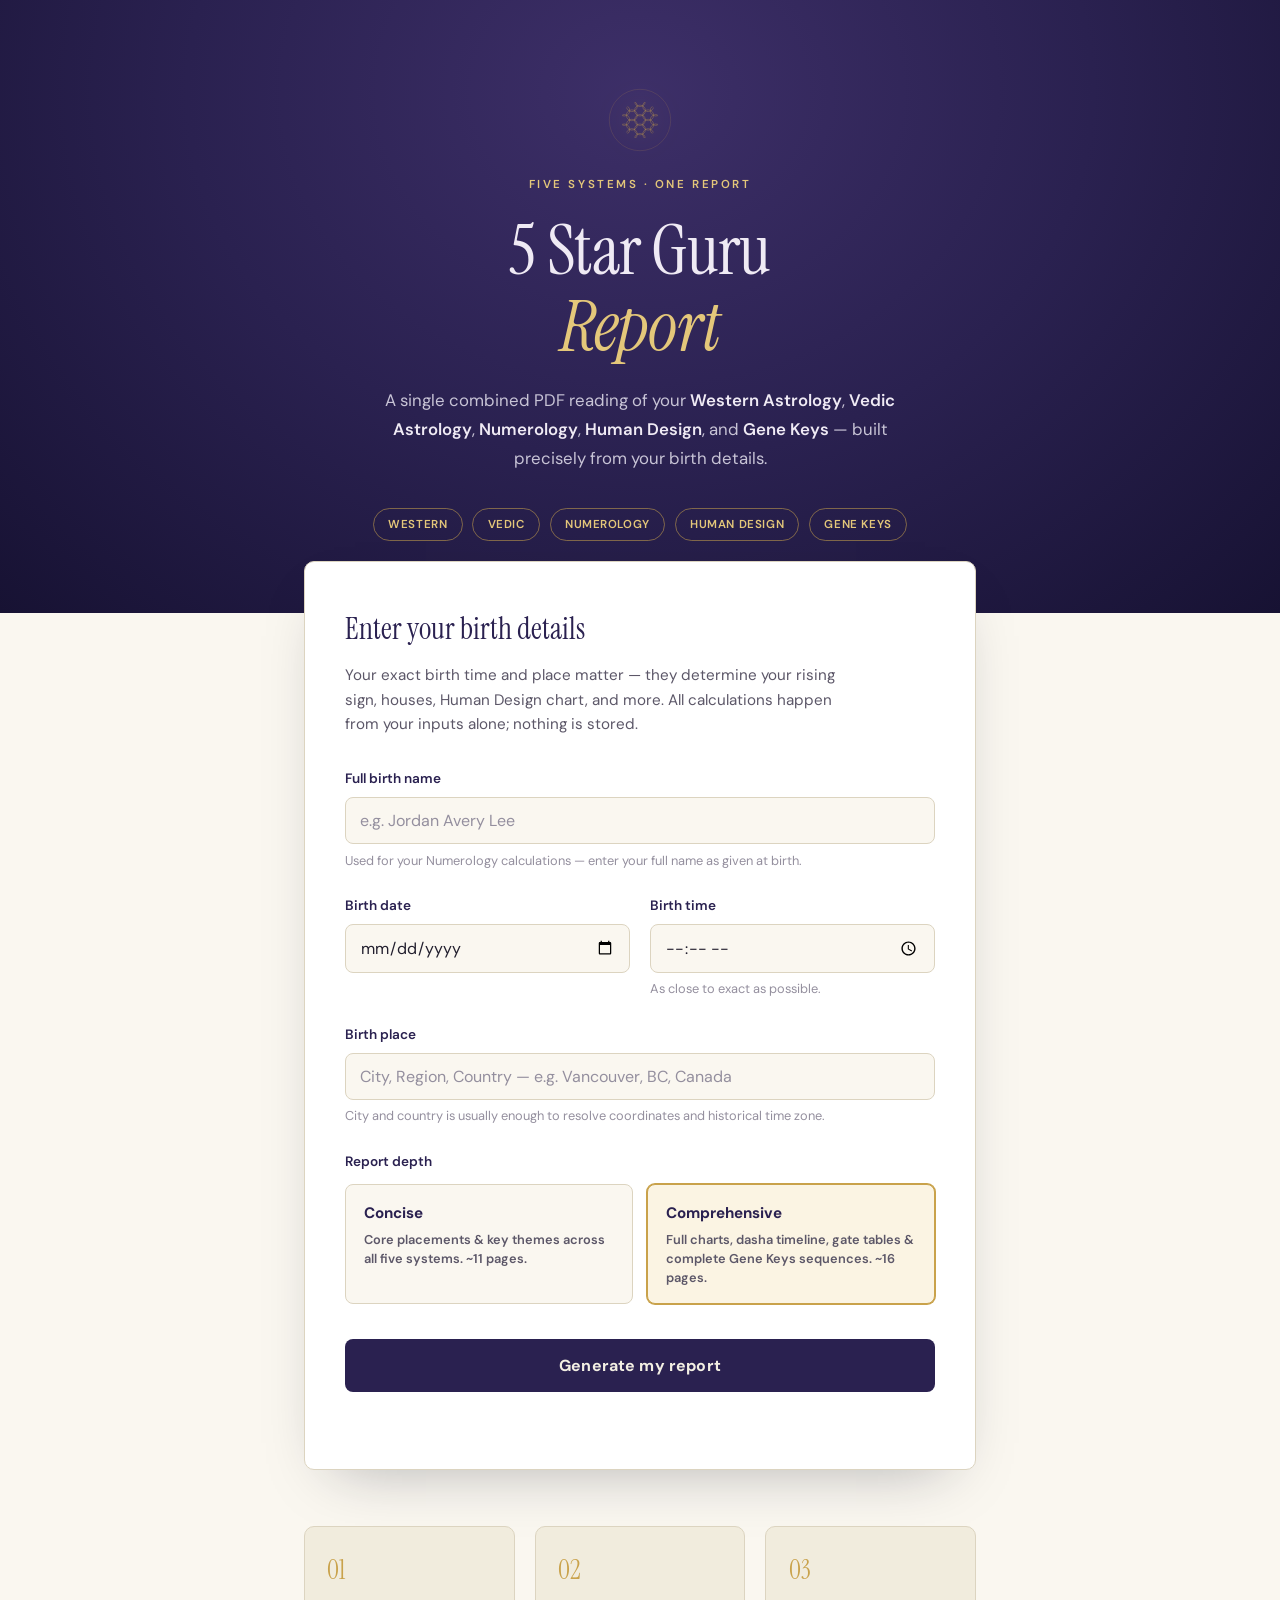
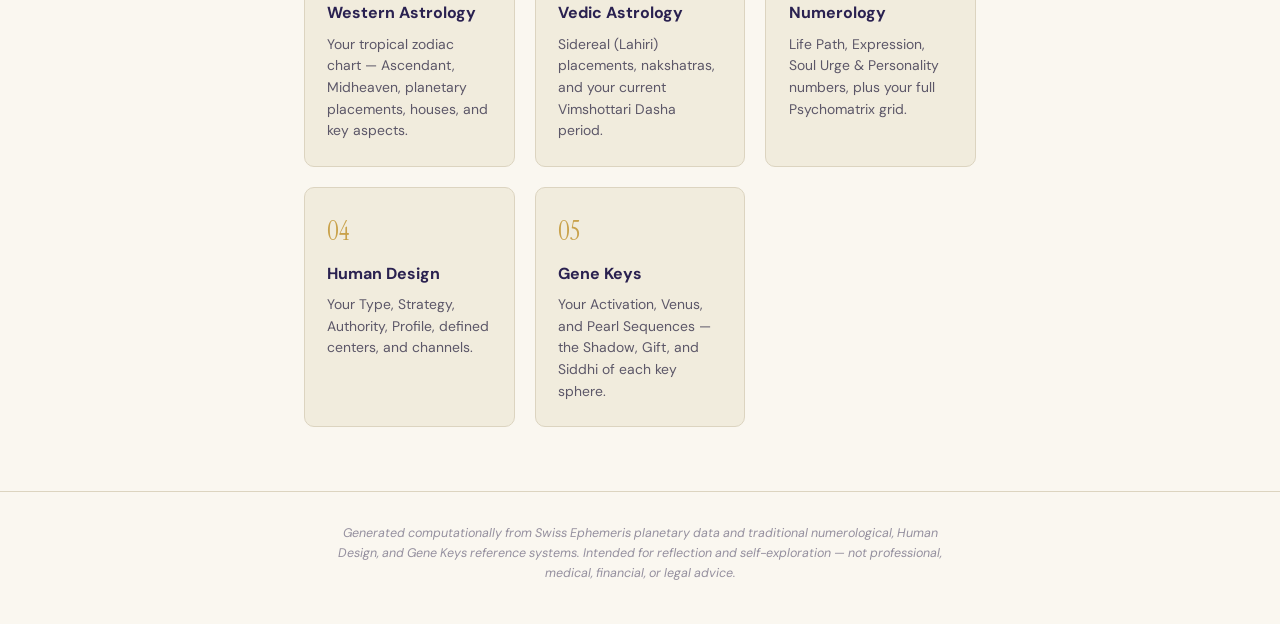
<file: frontend/index.html>
<!DOCTYPE html>
<html lang="en">
<head>
<meta charset="UTF-8">
<meta name="viewport" content="width=device-width, initial-scale=1.0">
<title>5 Star Guru Report — Astrology, Vedic, Numerology, Human Design &amp; Gene Keys</title>
<meta name="description" content="Generate a combined PDF report covering Western Astrology, Vedic Astrology, Numerology, Human Design, and Gene Keys from your birth details.">
<link rel="icon" href="data:image/svg+xml,<svg xmlns=%22http://www.w3.org/2000/svg%22 viewBox=%220 0 200 200%22><circle cx=%22100%22 cy=%22100%22 r=%2298%22 fill=%22%232A2150%22/><defs><clipPath id=%22c%22><circle cx=%22100%22 cy=%22100%22 r=%2258%22/></clipPath></defs><g clip-path=%22url(%23c)%22 fill=%22none%22 stroke=%22%23E4C77A%22 stroke-width=%223%22><circle cx=%22100%22 cy=%22100%22 r=%2217%22/><circle cx=%22100%22 cy=%22129.4%22 r=%2217%22/><circle cx=%22125.5%22 cy=%22114.7%22 r=%2217%22/><circle cx=%2274.5%22 cy=%2285.3%22 r=%2217%22/><circle cx=%22125.5%22 cy=%2285.3%22 r=%2217%22/><circle cx=%22100%22 cy=%2270.6%22 r=%2217%22/><circle cx=%2274.5%22 cy=%22114.7%22 r=%2217%22/><circle cx=%2250.9%22 cy=%22100%22 r=%2217%22/><circle cx=%22149.1%22 cy=%22100%22 r=%2217%22/></g></svg>">
<link rel="preconnect" href="https://fonts.googleapis.com">
<link rel="preconnect" href="https://fonts.gstatic.com" crossorigin>
<link href="https://fonts.googleapis.com/css2?family=Instrument+Serif:ital@0;1&family=DM+Sans:ital,wght@0,400;0,500;0,600;0,700;1,400&display=swap" rel="stylesheet">
<link rel="stylesheet" href="styles.css">
</head>
<body>

<div class="stage">
  <div class="star-field" aria-hidden="true" id="starField"></div>

  <header class="hero">
    <div class="hero-inner">
      <div class="logo logo-flower" aria-hidden="true">
        <svg viewBox="0 0 200 200" width="64" height="64" fill="none" aria-hidden="true">
          <title>Flower of Life emblem</title>
          <circle cx="100" cy="100" r="96" stroke="currentColor" stroke-width="1" opacity="0.5"/>
          <defs>
            <clipPath id="folClip">
              <circle cx="100" cy="100" r="58"/>
            </clipPath>
          </defs>
          <g clip-path="url(#folClip)" stroke="currentColor" stroke-width="1.1" opacity="0.95">
            <circle cx="100" cy="100" r="17"/>
            <circle cx="100" cy="129.44" r="17"/>
            <circle cx="125.5" cy="114.72" r="17"/>
            <circle cx="74.5" cy="85.28" r="17"/>
            <circle cx="125.5" cy="85.28" r="17"/>
            <circle cx="100" cy="70.56" r="17"/>
            <circle cx="74.5" cy="114.72" r="17"/>
            <circle cx="50.91" cy="100" r="17"/>
            <circle cx="149.09" cy="100" r="17"/>
            <circle cx="74.5" cy="144.16" r="17"/>
            <circle cx="74.5" cy="56.84" r="17"/>
            <circle cx="125.5" cy="144.16" r="17"/>
            <circle cx="125.5" cy="56.84" r="17"/>
            <circle cx="149.09" cy="70.56" r="17"/>
            <circle cx="100" cy="158.88" r="17"/>
            <circle cx="50.91" cy="129.44" r="17"/>
            <circle cx="100" cy="41.12" r="17"/>
            <circle cx="149.09" cy="129.44" r="17"/>
            <circle cx="50.91" cy="70.56" r="17"/>
          </g>
        </svg>
      </div>
      <p class="kicker">FIVE SYSTEMS · ONE REPORT</p>
      <h1>5 Star Guru<br><em>Report</em></h1>
      <p class="hero-sub">A single combined PDF reading of your <strong>Western Astrology</strong>, <strong>Vedic Astrology</strong>, <strong>Numerology</strong>, <strong>Human Design</strong>, and <strong>Gene Keys</strong> — built precisely from your birth details.</p>
      <div class="system-pills" aria-hidden="true">
        <span class="pill">Western</span>
        <span class="pill">Vedic</span>
        <span class="pill">Numerology</span>
        <span class="pill">Human Design</span>
        <span class="pill">Gene Keys</span>
      </div>
    </div>
  </header>

  <main class="content">
    <section class="form-card" aria-labelledby="form-heading">
      <h2 id="form-heading">Enter your birth details</h2>
      <p class="form-intro">Your exact birth time and place matter — they determine your rising sign, houses, Human Design chart, and more. All calculations happen from your inputs alone; nothing is stored.</p>

      <form id="reportForm" novalidate>
        <div class="field">
          <label for="name">Full birth name</label>
          <input type="text" id="name" name="name" placeholder="e.g. Jordan Avery Lee" autocomplete="name" required maxlength="120">
          <p class="field-hint">Used for your Numerology calculations — enter your full name as given at birth.</p>
        </div>

        <div class="field-row">
          <div class="field">
            <label for="birthDate">Birth date</label>
            <input type="date" id="birthDate" name="birthDate" required min="1900-01-01" max="2100-12-31">
          </div>
          <div class="field">
            <label for="birthTime">Birth time</label>
            <input type="time" id="birthTime" name="birthTime" required>
            <p class="field-hint">As close to exact as possible.</p>
          </div>
        </div>

        <div class="field">
          <label for="birthPlace">Birth place</label>
          <input type="text" id="birthPlace" name="birthPlace" placeholder="City, Region, Country — e.g. Vancouver, BC, Canada" autocomplete="off" required maxlength="200">
          <p class="field-hint">City and country is usually enough to resolve coordinates and historical time zone.</p>
        </div>

        <fieldset class="field depth-field">
          <legend>Report depth</legend>
          <div class="depth-options" role="radiogroup" aria-label="Report depth">
            <label class="depth-option" for="depthConcise">
              <input type="radio" id="depthConcise" name="depth" value="concise">
              <span class="depth-card">
                <span class="depth-title">Concise</span>
                <span class="depth-desc">Core placements &amp; key themes across all five systems. ~11 pages.</span>
              </span>
            </label>
            <label class="depth-option" for="depthComprehensive">
              <input type="radio" id="depthComprehensive" name="depth" value="comprehensive" checked>
              <span class="depth-card">
                <span class="depth-title">Comprehensive</span>
                <span class="depth-desc">Full charts, dasha timeline, gate tables &amp; complete Gene Keys sequences. ~16 pages.</span>
              </span>
            </label>
          </div>
        </fieldset>

        <button type="submit" id="submitBtn" class="submit-btn">
          <span class="btn-label">Generate my report</span>
          <span class="btn-spinner" aria-hidden="true"></span>
        </button>

        <p class="form-status" id="formStatus" role="status" aria-live="polite"></p>
      </form>
    </section>

    <section class="preview-section" id="previewSection" aria-labelledby="preview-heading" hidden>
      <div class="preview-head">
        <p class="kicker kicker-dark">YOUR CHART · LIVE PREVIEW</p>
        <h2 id="preview-heading">A first look at <span id="previewName">your</span> chart</h2>
        <p class="preview-sub" id="previewMeta"></p>
      </div>

      <div class="headline-stats" id="headlineStats" aria-hidden="true"></div>

      <div class="chart-preview-card">
        <div class="chart-preview-label">
          <span class="chart-preview-num">01</span>
          <div>
            <h3>Cosmic Snapshot</h3>
            <p>Your Western (outer, gold) and Vedic (inner, violet) placements on one wheel.</p>
          </div>
        </div>
        <div class="chart-preview-visual" id="wheelVisual"></div>
      </div>

      <div class="chart-preview-card">
        <div class="chart-preview-label">
          <span class="chart-preview-num">02</span>
          <div>
            <h3>Human Design Bodygraph</h3>
            <p>Your defined centers and channels, teal-filled against the open centers.</p>
          </div>
        </div>
        <div class="chart-preview-visual" id="bodygraphVisual"></div>
      </div>

      <div class="chart-preview-card">
        <div class="chart-preview-label">
          <span class="chart-preview-num">03</span>
          <div>
            <h3>Gene Keys Activation Sequence</h3>
            <p>Your four core spheres, shadow through gift to siddhi.</p>
          </div>
        </div>
        <div class="chart-preview-visual chart-preview-visual-bands" id="gkVisual"></div>
      </div>

      <div class="preview-download">
        <p class="preview-download-copy">This is a preview of three of the visuals — your full PDF includes all five systems, houses, aspects, gate tables, dasha timeline, and complete interpretive text.</p>
        <button type="button" class="submit-btn download-btn" id="downloadBtn">
          <span class="btn-label">Download full PDF report</span>
          <span class="btn-spinner" aria-hidden="true"></span>
        </button>
        <p class="form-status" id="downloadStatus" role="status" aria-live="polite"></p>
      </div>
    </section>

    <section class="about-grid" aria-label="What's inside">
      <div class="about-card">
        <span class="about-num">01</span>
        <h3>Western Astrology</h3>
        <p>Your tropical zodiac chart — Ascendant, Midheaven, planetary placements, houses, and key aspects.</p>
      </div>
      <div class="about-card">
        <span class="about-num">02</span>
        <h3>Vedic Astrology</h3>
        <p>Sidereal (Lahiri) placements, nakshatras, and your current Vimshottari Dasha period.</p>
      </div>
      <div class="about-card">
        <span class="about-num">03</span>
        <h3>Numerology</h3>
        <p>Life Path, Expression, Soul Urge &amp; Personality numbers, plus your full Psychomatrix grid.</p>
      </div>
      <div class="about-card">
        <span class="about-num">04</span>
        <h3>Human Design</h3>
        <p>Your Type, Strategy, Authority, Profile, defined centers, and channels.</p>
      </div>
      <div class="about-card">
        <span class="about-num">05</span>
        <h3>Gene Keys</h3>
        <p>Your Activation, Venus, and Pearl Sequences — the Shadow, Gift, and Siddhi of each key sphere.</p>
      </div>
    </section>
  </main>

  <footer class="site-footer">
    <p>Generated computationally from Swiss Ephemeris planetary data and traditional numerological, Human Design, and Gene Keys reference systems. Intended for reflection and self-exploration — not professional, medical, financial, or legal advice.</p>
  </footer>
</div>

<script src="app.js"></script>
</body>
</html>
</file>
<file: frontend/styles.css>
:root {
  --navy: #2A2150;
  --navy-deep: #171233;
  --navy-light: #3D2F68;
  --gold: #C9A24B;
  --gold-light: #E4C77A;
  --parchment: #FAF7F0;
  --parchment-alt: #F1ECDD;
  --parchment-alt2: #EDE6D4;
  --ink: #221F2E;
  --ink-muted: #5C5768;
  --ink-faint: #948F9E;
  --border: #DCD4C0;
  --error: #A12C7B;
  --success: #437A22;
  --radius: 10px;
  --serif: 'Instrument Serif', Georgia, serif;
  --sans: 'DM Sans', -apple-system, BlinkMacSystemFont, 'Segoe UI', sans-serif;
}

* { box-sizing: border-box; }

html { scroll-behavior: smooth; }

body {
  margin: 0;
  font-family: var(--sans);
  color: var(--ink);
  background: var(--parchment);
  line-height: 1.6;
  -webkit-font-smoothing: antialiased;
}

.stage { position: relative; overflow: hidden; }

/* ---------- Hero ---------- */

.hero {
  position: relative;
  background: radial-gradient(ellipse at 50% 15%, var(--navy-light) 0%, var(--navy) 50%, var(--navy-deep) 100%);
  color: #EFEAF4;
  padding: 5.5rem 1.5rem 4.5rem;
  text-align: center;
  overflow: hidden;
}

.star-field {
  position: absolute;
  inset: 0;
  height: 640px;
  pointer-events: none;
  z-index: 0;
}

.hero-inner { position: relative; z-index: 1; max-width: 760px; margin: 0 auto; }

.logo {
  color: var(--gold);
  margin: 0 auto 1.75rem;
  width: 40px;
  height: 40px;
}

.logo-flower {
  width: 64px;
  height: 64px;
  margin: 0 auto 1.5rem;
  filter: drop-shadow(0 0 14px rgba(228, 199, 122, 0.35));
}

.kicker {
  font-size: 0.72rem;
  letter-spacing: 0.22em;
  text-transform: uppercase;
  color: var(--gold-light);
  margin: 0 0 1.1rem;
  font-weight: 600;
}

.hero h1 {
  font-family: var(--serif);
  font-weight: 400;
  font-size: clamp(2.6rem, 6vw, 4.4rem);
  line-height: 1.08;
  margin: 0 0 1.4rem;
  letter-spacing: -0.01em;
}

.hero h1 em {
  font-style: italic;
  color: var(--gold-light);
}

.hero-sub {
  font-size: 1.05rem;
  line-height: 1.7;
  color: #C8C4D6;
  max-width: 560px;
  margin: 0 auto;
}

.hero-sub strong { color: #EFEAF4; font-weight: 600; }

.system-pills {
  display: flex;
  flex-wrap: wrap;
  justify-content: center;
  gap: 0.6rem;
  margin-top: 2.25rem;
}

.pill {
  border: 1px solid rgba(201, 162, 75, 0.55);
  color: var(--gold-light);
  font-size: 0.72rem;
  letter-spacing: 0.05em;
  text-transform: uppercase;
  padding: 0.4rem 0.9rem;
  border-radius: 999px;
  font-weight: 600;
}

/* ---------- Content / Form ---------- */

.content {
  max-width: 720px;
  margin: 0 auto;
  padding: 0 1.5rem;
  position: relative;
  z-index: 2;
}

.form-card {
  background: #FFFFFF;
  border: 1px solid var(--border);
  border-radius: var(--radius);
  box-shadow: 0 24px 60px -30px rgba(20, 23, 42, 0.35);
  padding: 2.75rem 2.5rem;
  margin-top: -3.25rem;
}

.form-card h2 {
  font-family: var(--serif);
  font-size: 1.85rem;
  font-weight: 400;
  margin: 0 0 0.6rem;
  color: var(--navy);
}

.form-intro {
  color: var(--ink-muted);
  font-size: 0.95rem;
  margin: 0 0 2rem;
  max-width: 52ch;
}

.field { margin-bottom: 1.5rem; }

.field-row {
  display: grid;
  grid-template-columns: 1fr 1fr;
  gap: 1.25rem;
}

label {
  display: block;
  font-size: 0.85rem;
  font-weight: 600;
  color: var(--navy);
  margin-bottom: 0.45rem;
}

fieldset.field { border: none; padding: 0; margin: 0 0 1.75rem; }
legend { font-size: 0.85rem; font-weight: 600; color: var(--navy); padding: 0; margin-bottom: 0.7rem; }

input[type="text"],
input[type="date"],
input[type="time"] {
  width: 100%;
  font-family: var(--sans);
  font-size: 1rem;
  color: var(--ink);
  padding: 0.75rem 0.9rem;
  border: 1px solid var(--border);
  border-radius: 8px;
  background: var(--parchment);
  transition: border-color 0.15s ease, box-shadow 0.15s ease;
}

input[type="text"]::placeholder { color: var(--ink-faint); }

input:focus {
  outline: none;
  border-color: var(--gold);
  box-shadow: 0 0 0 3px rgba(201, 162, 75, 0.22);
}

input:invalid.touched { border-color: var(--error); }

.field-hint {
  font-size: 0.8rem;
  color: var(--ink-faint);
  margin: 0.4rem 0 0;
}

.depth-options {
  display: grid;
  grid-template-columns: 1fr 1fr;
  gap: 0.9rem;
}

.depth-option { cursor: pointer; }
.depth-option input { position: absolute; opacity: 0; width: 0; height: 0; }

.depth-card {
  display: block;
  border: 1.5px solid var(--border);
  border-radius: 8px;
  padding: 1rem 1.1rem;
  background: var(--parchment);
  transition: border-color 0.15s ease, background 0.15s ease;
  height: 100%;
}

.depth-option input:checked + .depth-card {
  border-color: var(--gold);
  background: #FBF4E3;
  box-shadow: 0 0 0 1px var(--gold);
}

.depth-option input:focus-visible + .depth-card {
  outline: 2px solid var(--gold);
  outline-offset: 2px;
}

.depth-title {
  display: block;
  font-weight: 700;
  color: var(--navy);
  margin-bottom: 0.3rem;
  font-size: 0.95rem;
}

.depth-desc {
  display: block;
  font-size: 0.8rem;
  color: var(--ink-muted);
  line-height: 1.5;
}

.submit-btn {
  width: 100%;
  background: var(--navy);
  color: #F3EFE3;
  border: none;
  border-radius: 8px;
  padding: 1rem 1.5rem;
  font-family: var(--sans);
  font-size: 1rem;
  font-weight: 700;
  letter-spacing: 0.01em;
  cursor: pointer;
  transition: background 0.15s ease, transform 0.1s ease;
  display: flex;
  align-items: center;
  justify-content: center;
  gap: 0.6rem;
  position: relative;
}

.submit-btn:hover:not(:disabled) { background: #1D2140; }
.submit-btn:active:not(:disabled) { transform: translateY(1px); }
.submit-btn:disabled { opacity: 0.75; cursor: wait; }

.btn-spinner {
  display: none;
  width: 16px;
  height: 16px;
  border: 2px solid rgba(243, 239, 227, 0.35);
  border-top-color: #F3EFE3;
  border-radius: 50%;
  animation: spin 0.7s linear infinite;
}

.submit-btn.loading .btn-spinner { display: inline-block; }
.submit-btn.loading .btn-label::after { content: "\2026"; }

@keyframes spin { to { transform: rotate(360deg); } }

.form-status {
  margin: 1rem 0 0;
  font-size: 0.88rem;
  min-height: 1.2em;
  text-align: center;
}

.form-status.error { color: var(--error); }
.form-status.success { color: var(--success); }

/* ---------- Chart Preview ---------- */

.preview-section {
  background: #FFFFFF;
  border: 1px solid var(--border);
  border-radius: var(--radius);
  box-shadow: 0 24px 60px -30px rgba(20, 23, 42, 0.35);
  padding: 2.75rem 2.5rem;
  margin-top: 2.5rem;
  animation: previewIn 0.5s ease both;
}

@keyframes previewIn {
  from { opacity: 0; transform: translateY(14px); }
  to { opacity: 1; transform: translateY(0); }
}

.preview-head { text-align: center; margin-bottom: 2rem; }

.kicker-dark { color: var(--gold); opacity: 0.9; }

.preview-head h2 {
  font-family: var(--serif);
  font-weight: 400;
  font-size: 1.9rem;
  color: var(--navy);
  margin: 0 0 0.5rem;
}

.preview-sub {
  color: var(--ink-muted);
  font-size: 0.9rem;
  margin: 0;
}

.headline-stats {
  display: grid;
  grid-template-columns: repeat(auto-fit, minmax(130px, 1fr));
  gap: 0.9rem;
  margin-bottom: 2.5rem;
}

.headline-stat {
  background: var(--parchment-alt);
  border: 1px solid var(--border);
  border-radius: 8px;
  padding: 0.9rem 1rem;
  text-align: center;
}

.headline-stat-label {
  display: block;
  font-size: 0.68rem;
  letter-spacing: 0.08em;
  text-transform: uppercase;
  color: var(--ink-faint);
  margin-bottom: 0.35rem;
}

.headline-stat-value {
  display: block;
  font-family: var(--serif);
  font-size: 1.3rem;
  color: var(--navy);
  line-height: 1.15;
}

.chart-preview-card {
  border: 1px solid var(--border);
  border-radius: var(--radius);
  background: var(--parchment-alt);
  padding: 1.75rem 1.5rem;
  margin-bottom: 1.5rem;
}

.chart-preview-label {
  display: flex;
  align-items: flex-start;
  gap: 0.9rem;
  margin-bottom: 1.25rem;
}

.chart-preview-num {
  font-family: var(--serif);
  font-size: 1.4rem;
  color: var(--gold);
  line-height: 1.4;
  flex-shrink: 0;
}

.chart-preview-label h3 {
  font-size: 1.02rem;
  color: var(--navy);
  margin: 0 0 0.3rem;
}

.chart-preview-label p {
  font-size: 0.85rem;
  color: var(--ink-muted);
  margin: 0;
  line-height: 1.5;
}

.chart-preview-visual {
  display: flex;
  justify-content: center;
  background: #FFFFFF;
  border: 1px solid var(--border);
  border-radius: 8px;
  padding: 1.5rem;
}

.chart-preview-visual svg {
  width: 100%;
  max-width: 420px;
  height: auto;
}

.chart-preview-visual .chart-skel {
  width: 100%;
  max-width: 380px;
  aspect-ratio: 1 / 1;
  border-radius: 50%;
  background: linear-gradient(90deg, var(--parchment-alt2) 25%, var(--parchment) 37%, var(--parchment-alt2) 63%);
  background-size: 400% 100%;
  animation: shimmer 1.4s ease infinite;
}

@keyframes shimmer {
  0% { background-position: 100% 0; }
  100% { background-position: -100% 0; }
}

.chart-preview-visual-bands { display: block; padding: 1.25rem; }

/* Gene Keys band cards, rendered from backend HTML (mirrors PDF styling) */
.gk-band-wrap { display: flex; flex-direction: column; gap: 0.75rem; }
.gk-band-card {
  border: 1px solid var(--border);
  border-radius: 8px;
  padding: 0.85rem 1rem;
  background: var(--parchment-alt);
}
.gk-band-top { display: flex; justify-content: space-between; align-items: baseline; margin-bottom: 0.4rem; flex-wrap: wrap; gap: 0.3rem; }
.gk-band-title { font-family: var(--serif); font-size: 1.05rem; color: var(--navy); }
.gk-band-meta { font-size: 0.78rem; color: var(--ink-faint); }
.gk-band-row { display: flex; align-items: center; gap: 0.5rem; flex-wrap: wrap; }
.gk-pill {
  font-size: 0.78rem;
  padding: 0.25rem 0.65rem;
  border-radius: 999px;
  border: 1px solid var(--border);
  color: var(--ink-muted);
  background: #FFFFFF;
}
.gk-pill-gift { border-color: var(--gold); color: var(--navy); background: #FBF4E3; font-weight: 600; }
.gk-arrow { color: var(--ink-faint); font-size: 0.8rem; }

.preview-download {
  text-align: center;
  margin-top: 2rem;
  padding-top: 1.75rem;
  border-top: 1px solid var(--border);
}

.preview-download-copy {
  font-size: 0.85rem;
  color: var(--ink-muted);
  max-width: 48ch;
  margin: 0 auto 1.25rem;
  line-height: 1.55;
}

.download-btn { max-width: 420px; margin: 0 auto; background: var(--gold); color: var(--navy); }
.download-btn:hover:not(:disabled) { background: var(--gold-light); }

/* ---------- About grid ---------- */

.about-grid {
  display: grid;
  grid-template-columns: repeat(auto-fit, minmax(190px, 1fr));
  gap: 1.25rem;
  margin: 3.5rem 0 4rem;
}

.about-card {
  border: 1px solid var(--border);
  border-radius: var(--radius);
  padding: 1.5rem 1.4rem;
  background: var(--parchment-alt);
}

.about-num {
  font-family: var(--serif);
  font-size: 1.6rem;
  color: var(--gold);
  display: block;
  margin-bottom: 0.5rem;
}

.about-card h3 {
  font-size: 1rem;
  margin: 0 0 0.5rem;
  color: var(--navy);
}

.about-card p {
  font-size: 0.87rem;
  color: var(--ink-muted);
  margin: 0;
  line-height: 1.55;
}

/* ---------- Footer ---------- */

.site-footer {
  border-top: 1px solid var(--border);
  padding: 2rem 1.5rem 2.5rem;
  text-align: center;
}

.site-footer p {
  max-width: 620px;
  margin: 0 auto;
  font-size: 0.78rem;
  color: var(--ink-faint);
  font-style: italic;
  line-height: 1.6;
}

/* ---------- Responsive ---------- */

@media (max-width: 640px) {
  .hero { padding: 4rem 1.25rem 3.5rem; }
  .form-card { padding: 2rem 1.5rem; margin-top: -2.25rem; }
  .field-row { grid-template-columns: 1fr; gap: 0; }
  .depth-options { grid-template-columns: 1fr; }
  .preview-section { padding: 2rem 1.25rem; }
  .chart-preview-card { padding: 1.25rem 1rem; }
  .chart-preview-visual { padding: 1rem 0.75rem; }
}

@media (prefers-reduced-motion: reduce) {
  html { scroll-behavior: auto; }
  .btn-spinner { animation: none; }
  .preview-section { animation: none; }
  .chart-preview-visual .chart-skel { animation: none; }
}
</file>
